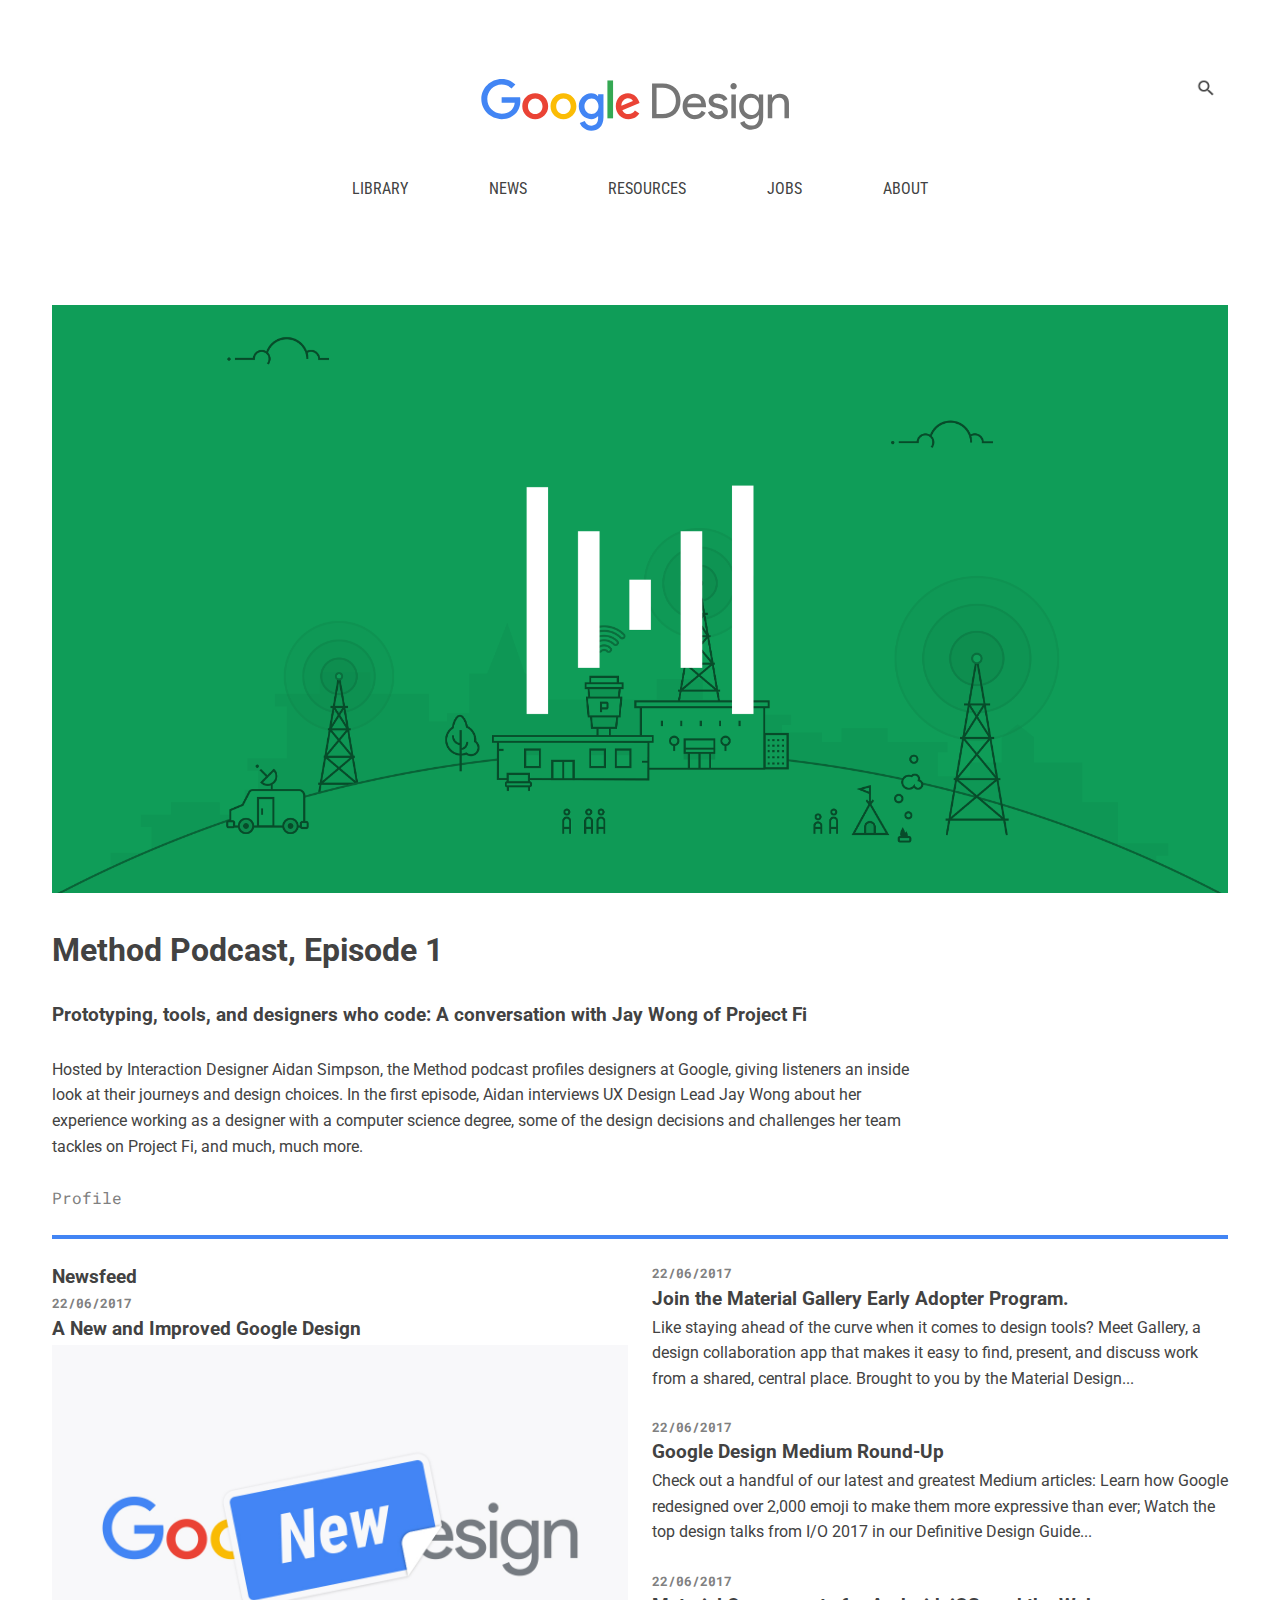
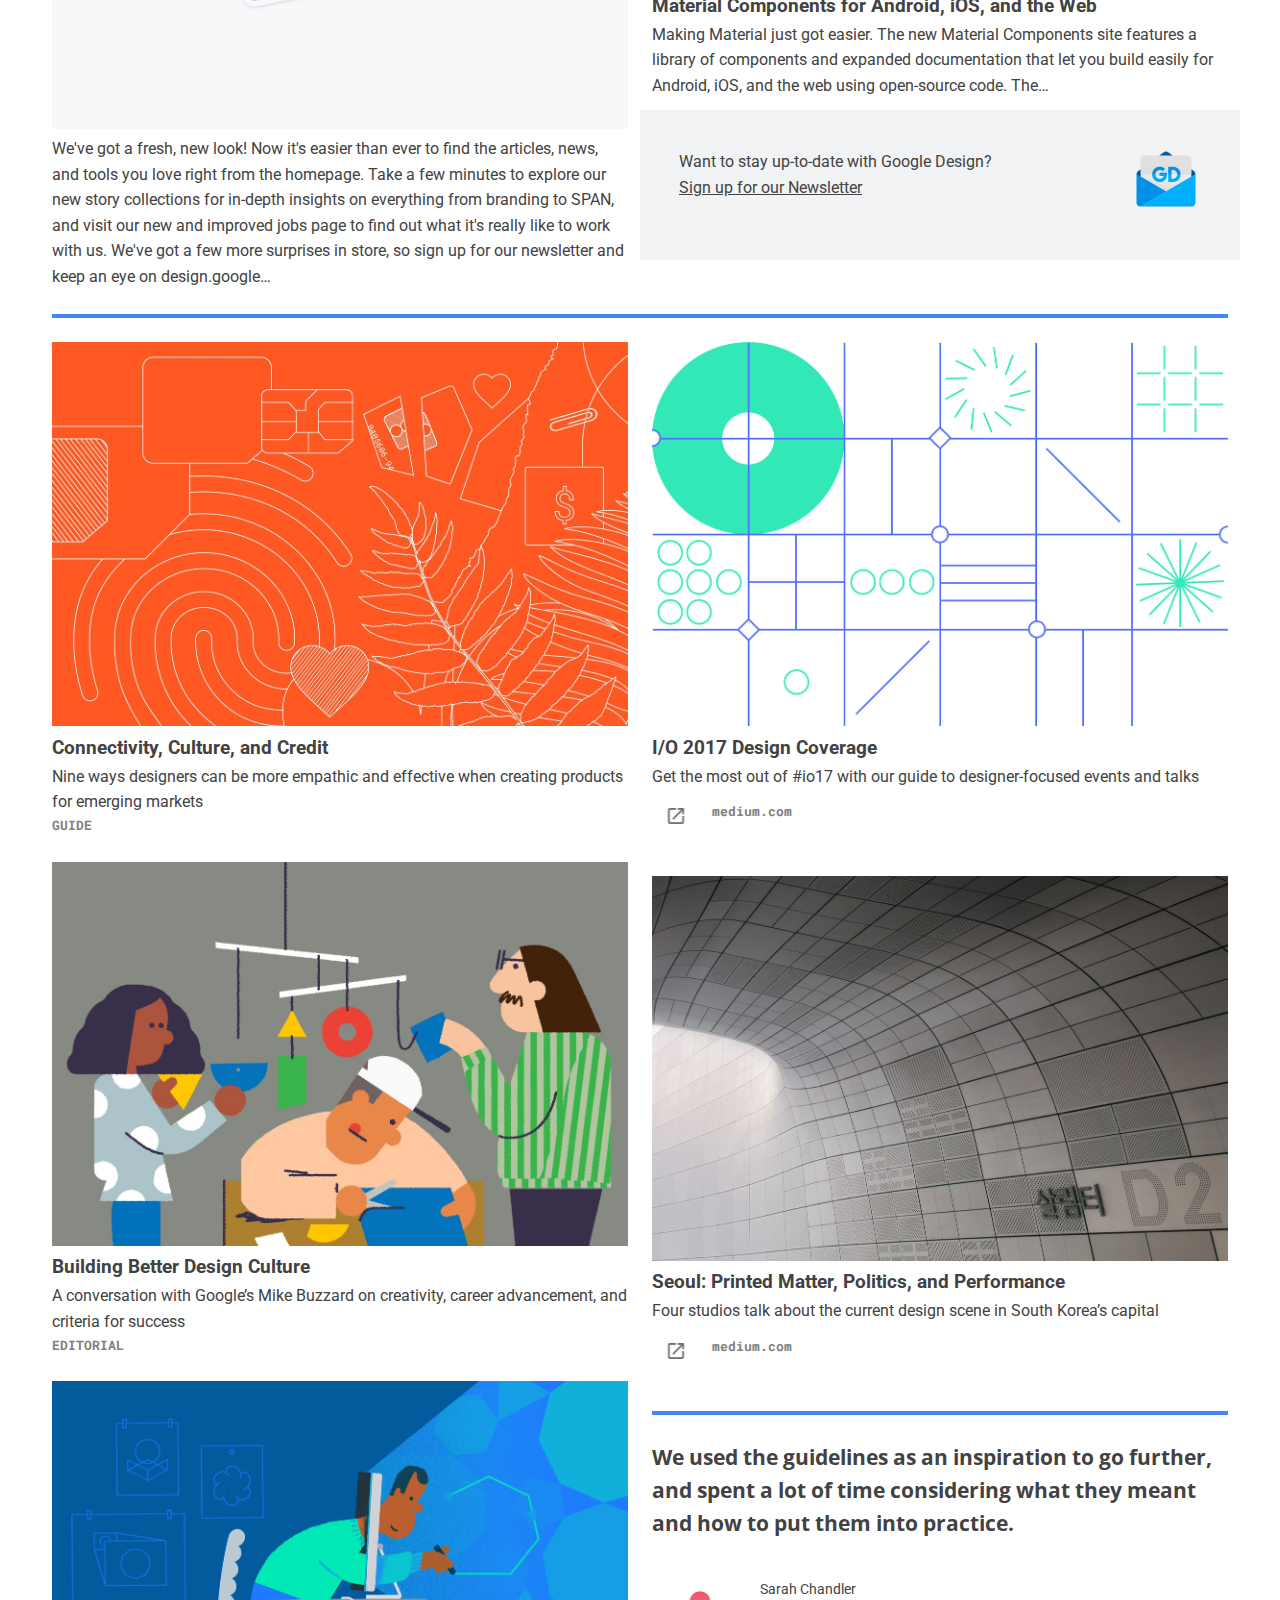
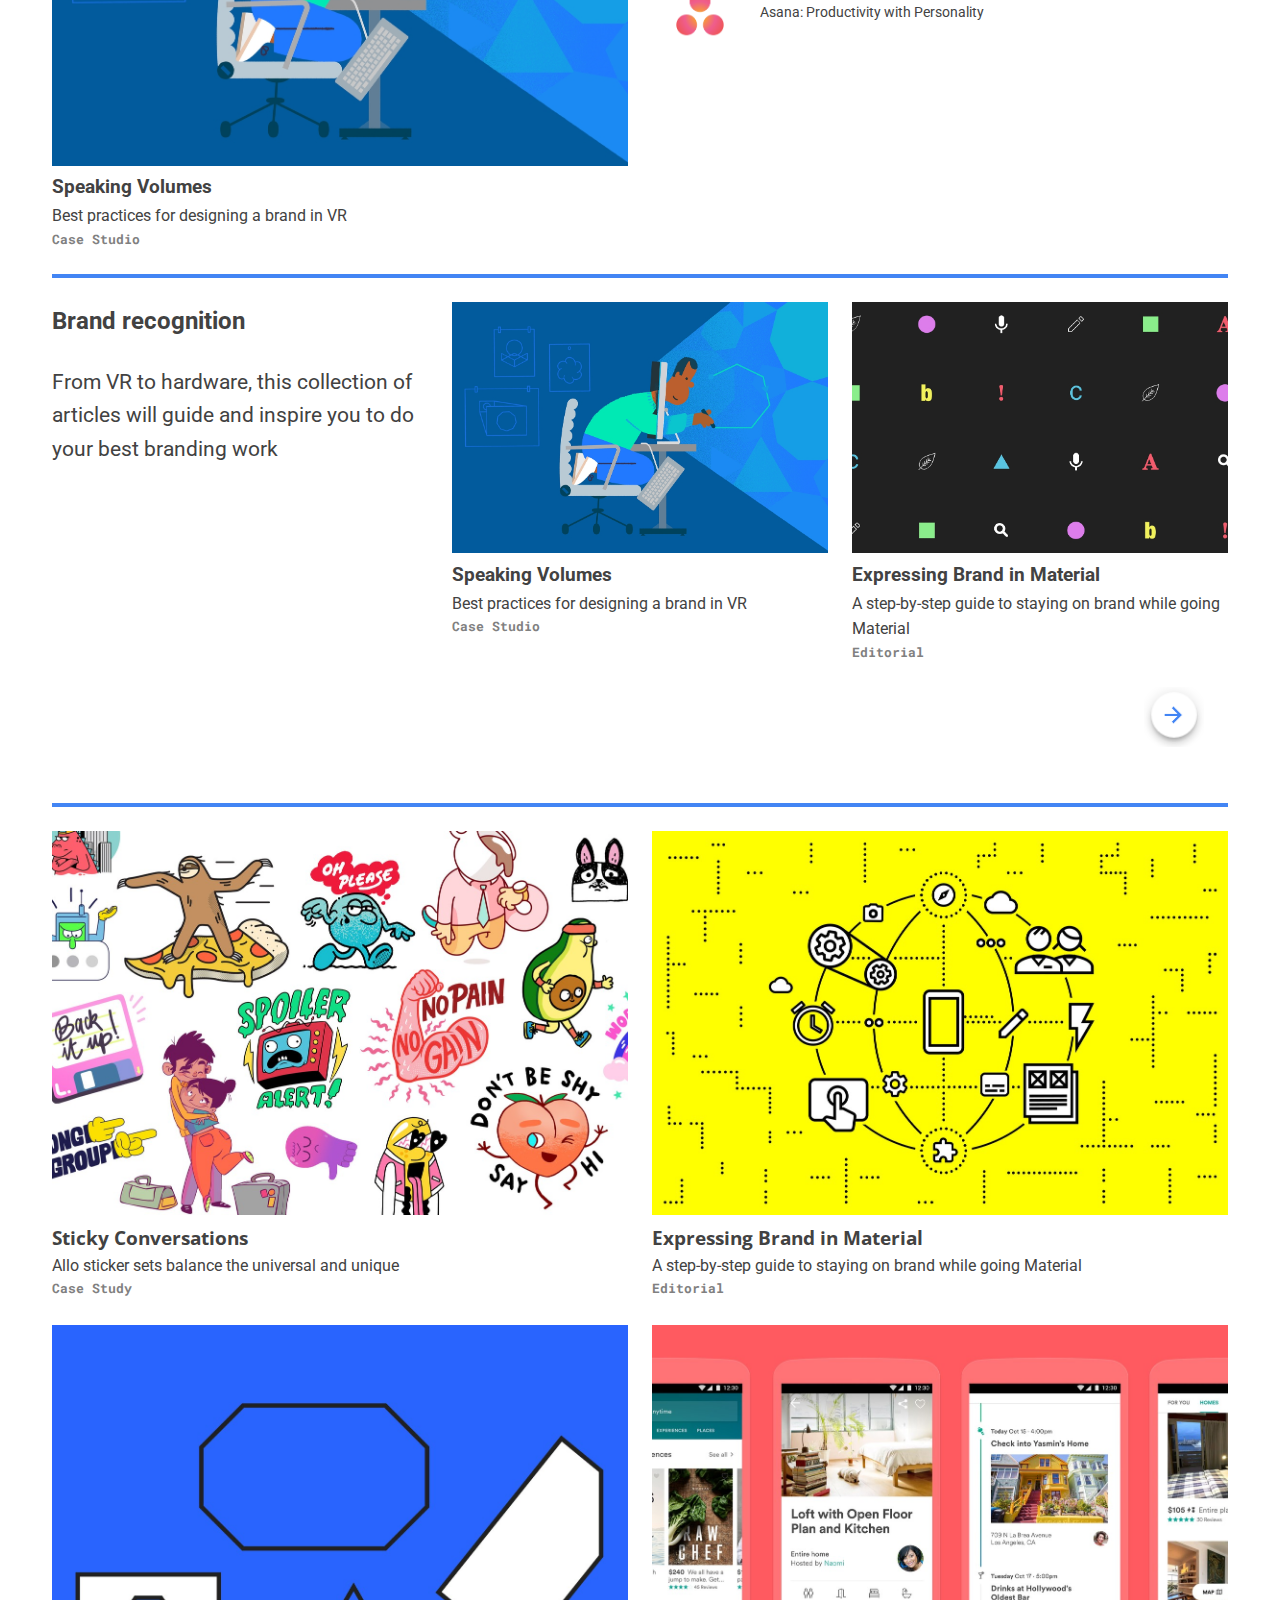
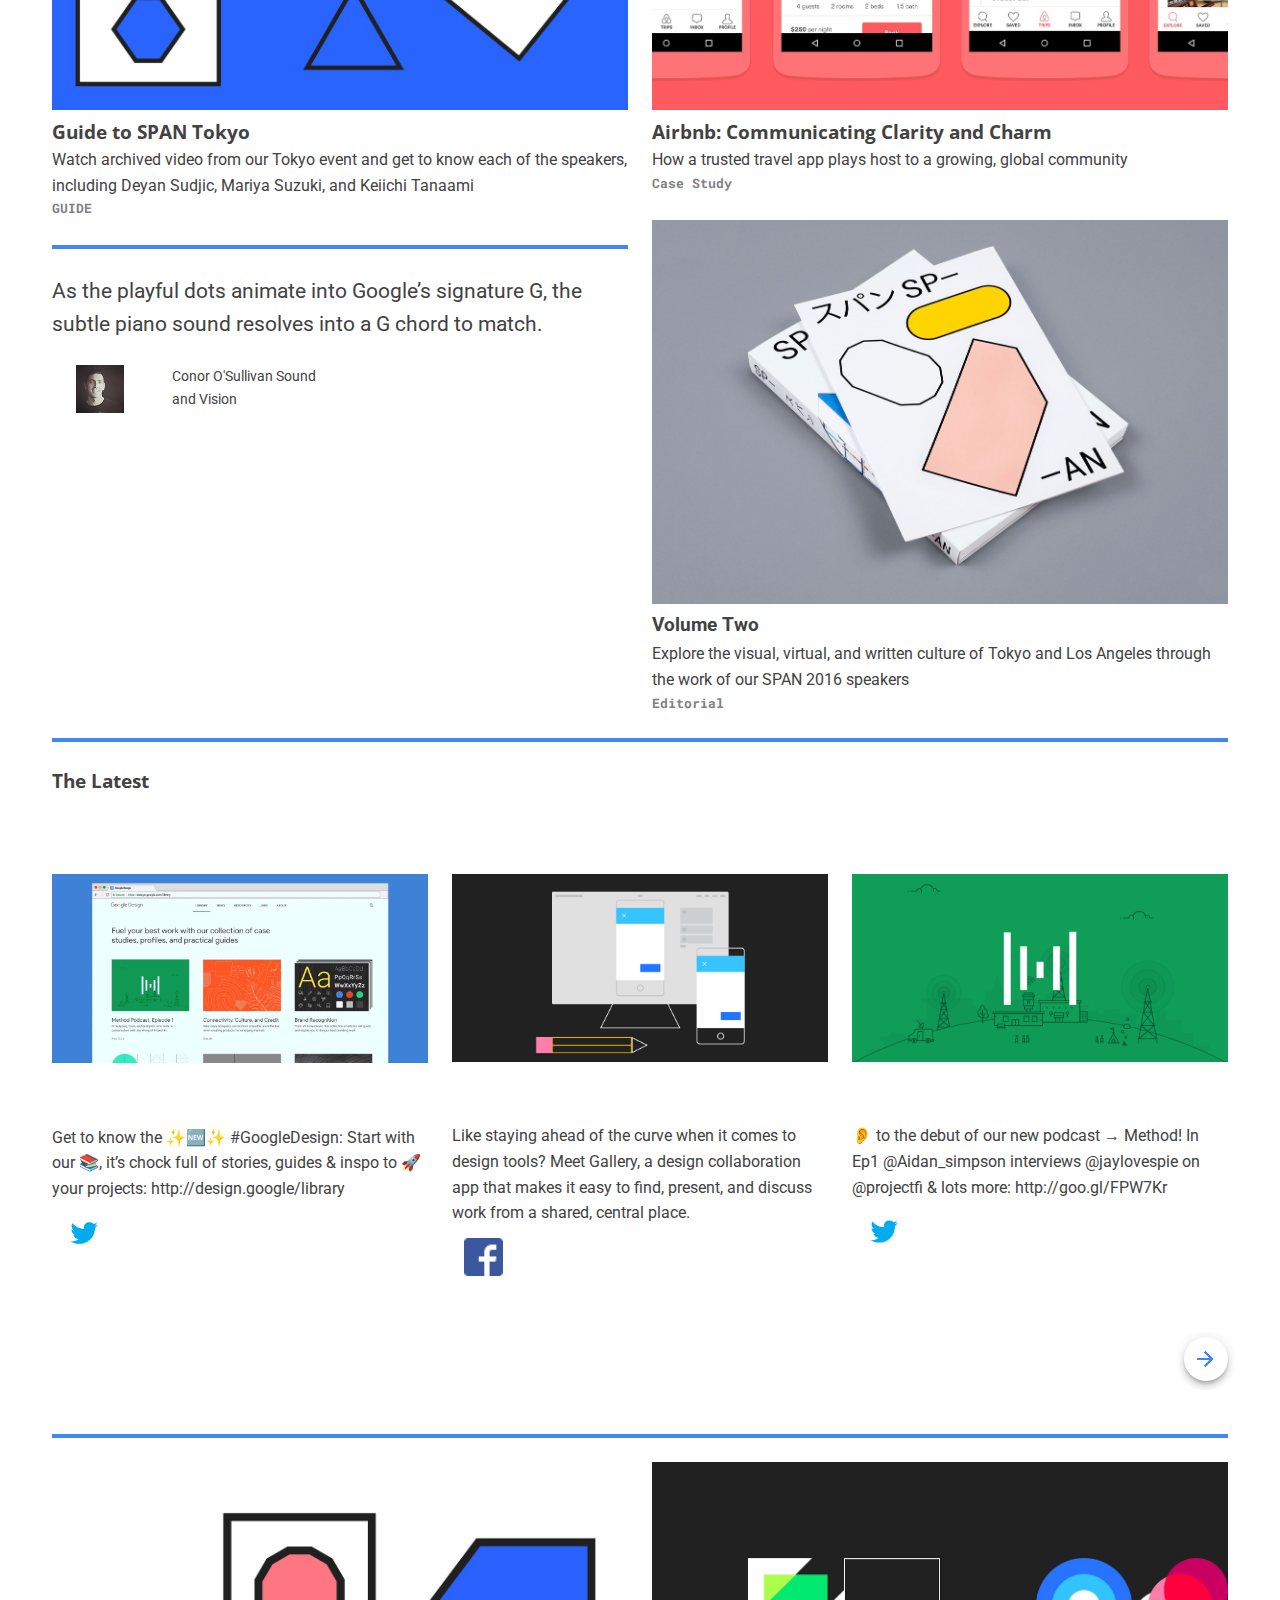
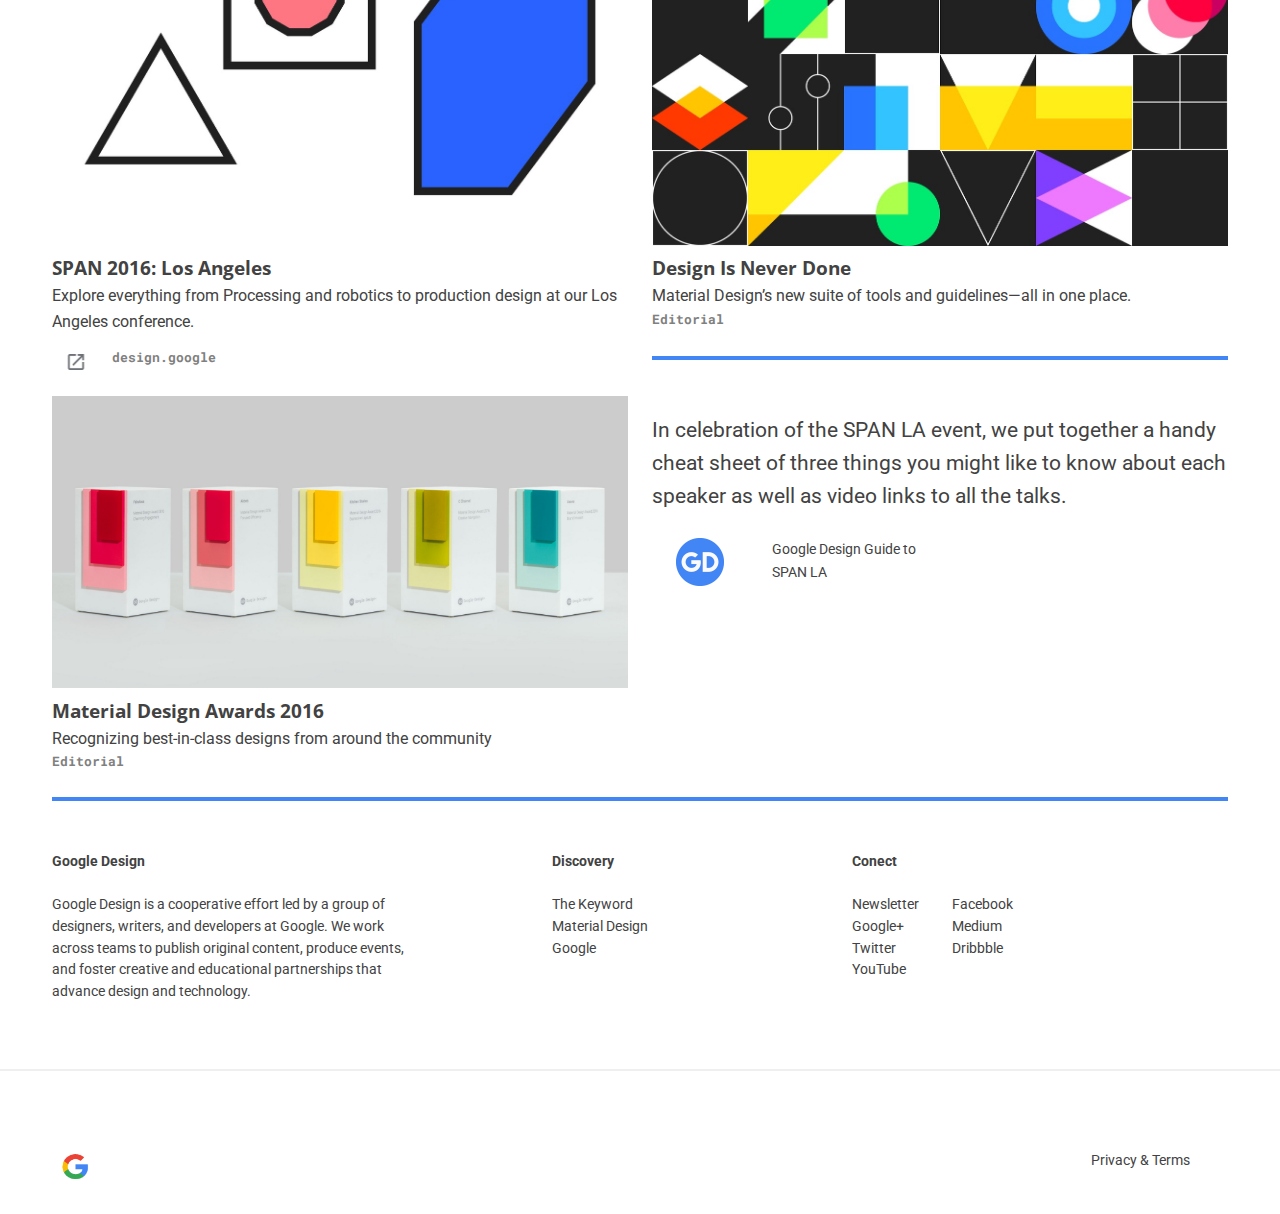
<file: index.html>
<!DOCTYPE html>
<html>
    <head>
        <title>Google Design</title>
    </head>
    <meta charset="utf-8"<meta name="viewport" content="width=device-width, initial-scale=1.0">
	  <link rel="shortcut icon" type="image/x-icon" href="img/GD17_Favicon_192.png">
    <link href="assets/css/style.css" rel="stylesheet" type="text/css"/>
	  <link href="https://fonts.googleapis.com/css?family=Roboto|Roboto+Condensed|Roboto+Mono|Open+Sans:300" rel="stylesheet">
    <body>
		<div class="container">
			<header class="row top">
				<div class="col-12 no-padding">
					<div class="col-11">
						<div class="col-1-offset col-11 center">
							<svg xmlns="http://www.w3.org/2000/svg" width="310" height="54" viewBox="0 0 326 57"><path fill="#757575" d="M181.01 42.6V5.69h11.29c5.64 0 10.16 1.7 13.58 5.1 3.42 3.4 5.13 7.85 5.13 13.35 0 5.53-1.71 9.99-5.13 13.38-3.42 3.39-7.95 5.08-13.58 5.08h-11.29zm4.74-32.38v27.84h6.55c4.3 0 7.68-1.23 10.16-3.69 2.47-2.46 3.71-5.87 3.71-10.23 0-4.33-1.24-7.73-3.71-10.21-2.47-2.47-5.86-3.71-10.16-3.71h-6.55zM226.04 43.42c-3.71 0-6.77-1.27-9.18-3.81s-3.61-5.76-3.61-9.64c0-3.85 1.17-7.05 3.51-9.61 2.34-2.56 5.33-3.84 8.97-3.84 3.75 0 6.73 1.21 8.94 3.63 2.22 2.42 3.32 5.82 3.32 10.18l-.05.52H218.1c.07 2.47.89 4.47 2.47 5.98 1.58 1.51 3.47 2.27 5.67 2.27 3.02 0 5.4-1.51 7.11-4.54l4.23 2.06c-1.13 2.13-2.71 3.8-4.72 5-2 1.2-4.28 1.8-6.82 1.8zm-7.58-16.5h14.49c-.14-1.75-.85-3.2-2.14-4.36-1.29-1.15-3.02-1.73-5.18-1.73-1.79 0-3.32.55-4.61 1.65-1.3 1.11-2.15 2.59-2.56 4.44zM261.02 35.58c0 2.2-.96 4.06-2.89 5.57-1.93 1.51-4.35 2.27-7.27 2.27-2.54 0-4.78-.66-6.7-1.98-1.93-1.32-3.3-3.07-4.12-5.23l4.23-1.8c.62 1.51 1.52 2.69 2.71 3.53 1.19.84 2.48 1.26 3.89 1.26 1.51 0 2.78-.33 3.79-.98 1.01-.65 1.52-1.43 1.52-2.32 0-1.62-1.24-2.8-3.71-3.56l-4.33-1.08c-4.92-1.24-7.37-3.61-7.37-7.11 0-2.3.94-4.15 2.81-5.54 1.87-1.39 4.27-2.09 7.19-2.09 2.23 0 4.25.53 6.06 1.6 1.8 1.07 3.07 2.49 3.79 4.28l-4.23 1.75c-.48-1.06-1.26-1.9-2.35-2.5-1.08-.6-2.29-.9-3.63-.9-1.24 0-2.35.31-3.32.93-.98.62-1.47 1.37-1.47 2.27 0 1.44 1.36 2.47 4.07 3.09l3.81.98c5.01 1.22 7.52 3.75 7.52 7.56zM270.43 8.62c0 .93-.33 1.72-.98 2.37-.65.65-1.44.98-2.37.98-.93 0-1.72-.33-2.37-.98a3.23 3.23 0 0 1-.98-2.37c0-.93.33-1.72.98-2.37a3.23 3.23 0 0 1 2.37-.98c.93 0 1.72.33 2.37.98.66.66.98 1.45.98 2.37zm-.98 8.72V42.6h-4.74V17.34h4.74zM285.59 54.56c-1.41 0-2.73-.18-3.97-.54a12.97 12.97 0 0 1-3.38-1.52c-1.01-.65-1.88-1.43-2.6-2.32a9.814 9.814 0 0 1-1.65-2.99l4.48-1.86a7.16 7.16 0 0 0 2.68 3.56c1.27.89 2.75 1.34 4.43 1.34 2.58 0 4.59-.77 6.03-2.32 1.44-1.55 2.16-3.68 2.16-6.39V39.1h-.21c-.89 1.34-2.11 2.4-3.63 3.17-1.53.77-3.19 1.16-4.97 1.16-3.3 0-6.13-1.29-8.51-3.87-2.34-2.65-3.51-5.84-3.51-9.59s1.17-6.92 3.51-9.54c2.37-2.61 5.21-3.92 8.51-3.92 1.79 0 3.44.39 4.97 1.16 1.53.77 2.74 1.83 3.63 3.17h.21v-3.51h4.54v24.18c0 4.05-1.15 7.23-3.45 9.54-2.33 2.34-5.42 3.51-9.27 3.51zm.15-15.47c2.34 0 4.24-.84 5.72-2.53 1.55-1.68 2.32-3.88 2.32-6.6 0-2.65-.77-4.83-2.32-6.55-1.51-1.72-3.42-2.58-5.72-2.58-2.27 0-4.18.86-5.72 2.58-1.55 1.72-2.32 3.9-2.32 6.55 0 2.68.77 4.86 2.32 6.55 1.55 1.72 3.46 2.58 5.72 2.58zM303.13 17.34h4.54v3.51h.21c.72-1.24 1.83-2.27 3.33-3.09 1.49-.82 3.05-1.24 4.67-1.24 3.09 0 5.47.89 7.14 2.65 1.67 1.77 2.5 4.29 2.5 7.55V42.6h-4.74V27.03c-.1-4.12-2.18-6.19-6.24-6.19-1.89 0-3.47.77-4.74 2.29-1.27 1.53-1.91 3.36-1.91 5.49V42.6h-4.74V17.34z"/><path fill="#4285F4" d="M.79 22.28c0-11.65 9.8-21.14 21.45-21.14 6.44 0 11.03 2.53 14.49 5.83l-4.07 4.07c-2.47-2.32-5.83-4.12-10.41-4.12-8.51 0-15.16 6.86-15.16 15.36 0 8.51 6.65 15.36 15.16 15.36 5.52 0 8.66-2.22 10.67-4.23 1.65-1.65 2.73-4.02 3.14-7.27H22.24v-5.77h19.44c.21 1.03.31 2.27.31 3.61 0 4.33-1.19 9.69-5 13.51-3.71 3.87-8.45 5.93-14.74 5.93C10.59 43.42.79 33.93.79 22.28z"/><path fill="#EA4335" d="M57.69 16.2c-7.53 0-13.66 5.72-13.66 13.61 0 7.84 6.13 13.61 13.66 13.61s13.66-5.77 13.66-13.61c0-7.89-6.14-13.61-13.66-13.61zm0 21.86c-4.12 0-7.68-3.4-7.68-8.25 0-4.9 3.56-8.25 7.68-8.25 4.12 0 7.68 3.35 7.68 8.25 0 4.85-3.56 8.25-7.68 8.25z"/><path fill="#FBBC05" d="M87.49 16.2c-7.53 0-13.66 5.72-13.66 13.61 0 7.84 6.13 13.61 13.66 13.61s13.66-5.77 13.66-13.61c0-7.89-6.13-13.61-13.66-13.61zm0 21.86c-4.12 0-7.68-3.4-7.68-8.25 0-4.9 3.56-8.25 7.68-8.25s7.68 3.35 7.68 8.25c0 4.85-3.56 8.25-7.68 8.25z"/><path fill="#4285F4" d="M124.07 17.03v2.22h-.21c-1.34-1.6-3.92-3.04-7.17-3.04-6.8 0-13.04 5.98-13.04 13.66 0 7.63 6.24 13.56 13.04 13.56 3.25 0 5.83-1.44 7.17-3.09h.21v1.96c0 5.21-2.78 7.99-7.27 7.99-3.66 0-5.93-2.63-6.86-4.85l-5.21 2.17c1.49 3.61 5.46 8.04 12.06 8.04 7.01 0 12.94-4.12 12.94-14.18V17.03h-5.66zm-6.86 21.03c-4.12 0-7.58-3.45-7.58-8.2 0-4.79 3.45-8.3 7.58-8.3 4.07 0 7.27 3.51 7.27 8.3 0 4.75-3.19 8.2-7.27 8.2z"/><path fill="#34A853" d="M133.87 2.59h5.98v40h-5.98z"/><path fill="#EA4335" d="M156.24 38.06c-3.04 0-5.21-1.39-6.6-4.12l18.2-7.53-.62-1.55c-1.13-3.04-4.59-8.66-11.65-8.66-7.01 0-12.84 5.52-12.84 13.61 0 7.63 5.77 13.61 13.51 13.61 6.24 0 9.85-3.81 11.34-6.03l-4.64-3.09c-1.55 2.26-3.66 3.76-6.7 3.76zm-.46-16.6c2.37 0 4.38 1.19 5.05 2.89l-12.17 5.05c-.15-5.26 4.07-7.94 7.12-7.94z"/><path fill="none" d="M.5 1.11h167.54v54.77H.5z"/></svg>
						</div>
					</div>
					<div class="col-1">
						<div class="right">
							<img src="img/search-icon.png" alt="" width="20" height="22">
						</div>
					</div>
				</div>
				<div class="row">
					<div class="col-12">
						<ul class="horizontal list-none center">
							<li>LIBRARY</li>
							<li>NEWS</li>
							<li>RESOURCES</li>
							<li>JOBS</li>
							<li>ABOUT</li>
						</ul>
					</div>
				</div>
			</header>
      <br>
      <div class="row">
        <div class="col-12 image-fifty top">
          <img src="img/Method.png" alt="Method"/>
        </div>
        <div class="col-9">
          <h1>Method Podcast, Episode 1</h1><br>
          <h3>Prototyping, tools, and designers who code: A conversation with Jay Wong of Project Fi</h3><br>
          <p>Hosted by Interaction Designer Aidan Simpson, the Method podcast profiles designers at Google, giving listeners an inside look at their journeys and design choices. In the first episode, Aidan interviews UX Design Lead Jay Wong about her experience working as a designer with a computer science degree, some of the design decisions and challenges her team tackles on Project Fi, and much, much more.</p><br>
          <span class="mono-font">Profile</span>
        </div>
        <div class="col-12">
          <hr>
        </div>
      </div>
      <div class="row">
        <div class="col-6 image-fifty">
          <h3>Newsfeed</h3>
          <h5 class="mono-font">22/06/2017</h5>
          <h3 class="roboto">
						A New and Improved Google Design
					</h3>
					<img src="img/GoogleDesign.jpg" alt="Google"/>
					<p>
						We've got a fresh, new look! Now it's easier than ever to find the articles, news, and tools you love right from the homepage. Take a few minutes to explore our new story collections for in-depth insights on everything from branding to SPAN, and visit our new and improved jobs page to find out what it's really like to work with us. We've got a few more surprises in store, so sign up for our newsletter and keep an eye on design.google…
					</p>
        </div>
				<div class="col-6">
					<h5 class="mono-font">22/06/2017</h5>
          <h3 class="roboto">
						Join the Material Gallery Early Adopter Program.
					</h3>
					<p>
						Like staying ahead of the curve when it comes to design tools? Meet Gallery, a design collaboration app that makes it easy to find, present, and discuss work from a shared, central place. Brought to you by the Material Design...
					</p><br>
					<h5 class="mono-font">22/06/2017</h5>
          <h3 class="roboto">
						Google Design Medium Round-Up
					</h3>
					<p>
						Check out a handful of our latest and greatest Medium articles: Learn how Google redesigned over 2,000 emoji to make them more expressive than ever; Watch the top design talks from I/O 2017 in our Definitive Design Guide...
					</p><br>
					<h5 class="mono-font">22/06/2017</h5>
          <h3 class="roboto">
						Material Components for Android, iOS, and the Web
					</h3>
					<p>
						Making Material just got easier. The new Material Components site features a library of components and expanded documentation that let you build easily for Android, iOS, and the web using open-source code. The…
					</p>
				</div>
				<div class="col-6 box-text">
					<div class="col-10">
						<p>
							Want to stay up-to-date with Google Design?
						</p>
						<a href="https://services.google.com/fb/forms/google-design-updates/">
							Sign up for our Newsletter
						</a>
					</div>
					<div class="col-1">
						<img src="img/gdlogo.png" alt="">
					</div>
				</div>
				<div class="col-12">
          <hr>
        </div>
      </div>
				<div class="col-6 image-fifty">
					<img src="img/connectivity.jpg" alt="Google"/>
          <h3 class="roboto">
						Connectivity, Culture, and Credit
					</h3>
					<p>
						Nine ways designers can be more empathic and effective when creating products for emerging markets
					</p>
					<h5 class="mono-font">GUIDE</h5>
					<br>
					<img src="img/building.jpg" alt="Google"/>
          <h3 class="roboto">
						Building Better Design Culture
					</h3>
					<p>
						A conversation with Google’s Mike Buzzard on creativity, career advancement, and criteria for success
					</p>
					<h5 class="mono-font">EDITORIAL</h5>
					<br>
					<img src="img/daydream.jpg" alt="Google"/>
          <h3 class="roboto">
						Speaking Volumes
					</h3>
					<p>
						Best practices for designing a brand in VR
					</p>
					<h5 class="mono-font">Case Studio</h5>
				</div>
				<div class="col-6 image-fifty">	
					<img src="img/170612_IO.png" alt="Google"/>
          <h3 class="roboto">
						I/O 2017 Design Coverage
					</h3>
					<p>
						Get the most out of #io17 with our guide to designer-focused events and talks
					</p>
					<div class="row">
						<div class="col-1 medium">
							<img src="img/icon-redirection.png" alt="got to" width="5">
						</div>
						<div class="col-2">	
							<h5 class="mono-font">
								medium.com
							</h5>
						</div>
					</div>
				<br>
					<img src="img/agi_3x2.jpg" alt="Google"/>
          <h3 class="roboto">
						Seoul: Printed Matter, Politics, and Performance
					</h3>
					<p>
						Four studios talk about the current design scene in South Korea’s capital
					</p>
					<div class="row">
						<div class="col-1 medium">
							<img src="img/icon-redirection.png" alt="got to">
						</div>
						<div class="col-2">	
							<h5 class="mono-font">
								medium.com
							</h5>
						</div>
					</div>
					<br>
					<hr>
					<br>
					<h3 class="sans medium-font-size">
						We used the guidelines as an inspiration to go further, and spent a lot of time considering what they meant and how to put them into practice.
					</h3><br>
					<div class="row">
						<div class="col-2 medium">
							<div class="col-12">	
								<img src="img/asana_mEkIk1i.jpg" alt="asana">
							</div>
						</div>
						<div class="col-6 small-font-size">	
							<p>Sarah Chandler</p>
							<p>Asana: Productivity with Personality</p>
						</div>
					</div>
				</div>
				<div class="col-12">
      		<hr>
      	</div>
				<!--Section-->
				<div class="row">
					<div class="col-4">
						<h2>Brand recognition</h2>
						<br>
						<p class="medium-font-size">
							From VR to hardware, this collection of articles will guide and inspire you to do your best branding work
						</p>
					</div>
					<div class="col-4 image-fifty">
						<img src="img/daydream.jpg" alt="Google"/>
          	<h3 class="roboto">Speaking Volumes</h3>
						<p>
							Best practices for designing a brand in VR
						</p>
						<h5 class="mono-font">Case Studio</h5>
					</div>
					<div class="col-4 image-fifty">
						<img src="img/expressing.jpg" alt="Google"/>
          	<h3 class="roboto">Expressing Brand in Material</h3>
						<p>
							A step-by-step guide to staying on brand while going Material
						</p>
						<h5 class="mono-font">Editorial</h5>
						<div class="col-8-offset col-4">
							<div class="col-2-offset col-10">
								<img src="img/arrow.png" alt="">
							</div>
						</div>
					</div>
						<div class="col-12">
							<hr>
						</div>
				</div>
				<!--Section-->
					<div class="row">
						<div class="col-6 image-fifty">
							<img src="img/sticky.jpg" alt="">
							<h3 class="sans">Sticky Conversations</h3>
							<p>
								Allo sticker sets balance the universal and unique
							</p>
							<h5 class="mono-font">Case Study</h5>
							<br>
							<img src="img/tokyo.jpg" alt="">
							<h3 class="sans">Guide to SPAN Tokyo</h3>
							<p>
								Watch archived video from our Tokyo event and get to know each of the speakers, including Deyan Sudjic, Mariya Suzuki, and Keiichi Tanaami
							</p>
							<h5 class="mono-font">GUIDE</h5>
							<br>
							<hr>
							<br>
							<p class="medium-font-size">
								As the playful dots animate into Google’s signature G, the subtle piano sound resolves into a G chord to match.
							</p>
							<div class="col-2">
								<div class="col-12">
									<img src="img/conor-o-sullivan.png" alt="">
								</div>
							</div>
							<div class="col-4">
								<div class="col-12">
									<p class="small-font-size">
										Conor O'Sullivan
										Sound and Vision
									</p>
								</div>
							</div>
						</div>
						<div class="col-6 image-fifty">
							<img src="img/digital.jpg" alt="">
							<h3 class="sans">Expressing Brand in Material</h3>
							<p>
								A step-by-step guide to staying on brand while going Material
							</p>
							<h5 class="mono-font">Editorial</h5>
							<br>
							<img src="img/airbnb.jpg" alt="">
							<h3 class="sans">Airbnb: Communicating Clarity and Charm</h3>
							<p>
								How a trusted travel app plays host to a growing, global community
							</p>
							<h5 class="mono-font">Case Study</h5>
							<br>
							<img src="img/volume_two.jpg" alt="">
							<h3>
								Volume Two
							</h3>
							<p>
								Explore the visual, virtual, and written culture of Tokyo and Los Angeles through the work of our SPAN 2016 speakers
							</p>
							<h5 class="mono-font">Editorial</h5>
						</div>
						<div class="col-12">
							<hr>
						</div>
					</div><!--Fin row section-->
					<div class="row">
						<div class="col-12">
							<h3 class="sans">The Latest</h3>
						</div>
						<div class="col-4 image-fifty">
							<img class="top" src="img/library_scroll.jpg" alt="">
							<p class="top">
								Get to know the ✨🆕✨ #GoogleDesign: Start with our 📚, it’s chock full of stories, guides & inspo to 🚀 your projects: http://design.google/library
							</p>
							<div class="col-2 image-fifty">
								<img src="img/dezeen_twitter-bird.gif" alt="">
							</div>
						</div>
						<div class="col-4 image-fifty">
							<img class="top" src="img/gallery_present_2to1.png" alt="">
							<p class="top">
								Like staying ahead of the curve when it comes to design tools? Meet Gallery, a design collaboration app that makes it easy to find, present, and discuss work from a shared, central place.
							</p>
							<div class="col-2 image-fifty">
								<img src="img/fb.png" alt="">
							</div>
						</div>
						<div class="col-4 image-fifty">
							<img class="top" src="img/Method.png" alt="">
							<p class="top">
								👂 to the debut of our new podcast → Method! In Ep1 @Aidan_simpson interviews @jaylovespie on @projectfi & lots more: http://goo.gl/FPW7Kr
							</p>
							<div class="col-2 image-fifty">
								<img src="img/dezeen_twitter-bird.gif" alt="">
							</div>
						</div>
						<div class="col-11-offset col-1">
							<div class="col-2-offset col-10">
								<img src="img/arrow.png" alt="">
							</div>
						</div>
					</div>
						<div class="col-12">
							<hr>
						</div>
					<div class="row">
						<div class="col-6 image-fifty">
							<img src="img/span.jpg" alt="">
							<h3 class="sans">SPAN 2016: Los Angeles</h3>
							<p>
								Explore everything from Processing and robotics to production design at our Los Angeles conference.
							</p>
							<div class="col-1 medium">
								<img src="img/icon-redirection.png" alt="got to" width="5">
							</div>
							<div class="col-2">	
								<h5 class="mono-font">
									design.google
								</h5>
							</div>
							<img src="img/awards.png" alt="">
							<h3 class="sans">Material Design Awards 2016</h3>
							<p>
								Recognizing best-in-class designs from around the community
							</p>
							<h5 class="mono-font">
								Editorial
							</h5>
						</div>
						<div class="col-6 image-fifty">
							<img src="img/design_is_never_done.jpg" alt="">
							<h3 class="sans">Design Is Never Done</h3>
							<p>
								Material Design’s new suite of tools and guidelines—all in one place.
							</p>
							<h5 class="mono-font">Editorial</h5>
							<br>
							<hr>
							<p class="medium-font-size top">
								In celebration of the SPAN LA event, we put together a handy cheat sheet of three things you might like to know about each speaker as well as video links to all the talks.
							</p>
							<div class="col-2">
								<div class="col-12">
									<img src="img/GD17_Favicon_192.png" alt="">
								</div>
							</div>
							<div class="col-4">
								<div class="col-12">
									<p class="small-font-size">
										Google Design
										Guide to SPAN LA
									</p>
								</div>
							</div>
						</div>
					</div>
					<div class="col-12">
						<hr>
					</div>
					<footer class="row mini-font-size top list none">
						<div class="col-4">
							<p><strong>Google Design</strong></p>
							<br>	
							<p>
								Google Design is a cooperative effort led by a group of designers, writers, and developers at Google. We work across teams to publish original content, produce events, and foster creative and educational partnerships that advance design and technology.
							</p>
						</div>
						<div class="col-1-offset col-2">
							<ul>
								<li><strong>Discovery</strong></li><br>
								<li>The Keyword</li>
								<li>Material Design</li>
								<li>Google</li>

							</ul>
						</div>
						<div class="col-1-offset col-1">
							<ul>
								<li><strong>Conect</strong></li><br>
								<li>Newsletter</li>
								<li>Google+</li>
								<li>Twitter</li>
								<li>YouTube</li>
							</ul>						
						</div>
						<div class="col-1">
							<ul>
								<br><br>
								<li>Facebook</li>
								<li>Medium</li>
								<li>Dribbble</li>
							</ul>
						</div>
					</footer>
				</div><!--Fin section-->
			<hr class="top special-hr">
			<div class="row top">
				<div class="col-1 image-fifty">
					<div class="col-5-offset col-8">
						<img src="img/google-ss.png" alt="google">
					</div>
				</div>
				<div class="col-9-offset col-2 small-font-size">
					<div class="col-12">	
						<p>Privacy & Terms</p>
					</div>
				</div>
			</div>
    </body>
</html>
</file>
<file: assets/css/style.css>
* {
  box-sizing: border-box;
  margin: 0;
  padding: 0;
  font-family: "Roboto", sans-serif;
  color: #424242;
  line-height: 1.6; }

.container {
  width: 100%;
  max-width: 1200px;
  margin: 0px auto; }

.row:before, .row:after {
  content: "";
  display: table; }
.row:after {
  clear: both; }

[class*="col-"] {
  min-height: 7px;
  padding: 12px;
  float: left; }

.col-1 {
  width: 8.33333%; }

.col-2 {
  width: 16.66667%; }

.col-3 {
  width: 25%; }

.col-4 {
  width: 33.33333%; }

.col-5 {
  width: 41.66667%; }

.col-6 {
  width: 50%; }

.col-7 {
  width: 58.33333%; }

.col-8 {
  width: 66.66667%; }

.col-9 {
  width: 75%; }

.col-10 {
  width: 83.33333%; }

.col-11 {
  width: 91.66667%; }

.col-12 {
  width: 100%; }

.col-1-offset {
  margin-left: 8.33333%; }

.col-2-offset {
  margin-left: 16.66667%; }

.col-3-offset {
  margin-left: 25%; }

.col-4-offset {
  margin-left: 33.33333%; }

.col-5-offset {
  margin-left: 41.66667%; }

.col-6-offset {
  margin-left: 50%; }

.col-7-offset {
  margin-left: 58.33333%; }

.col-8-offset {
  margin-left: 66.66667%; }

.col-9-offset {
  margin-left: 75%; }

.col-10-offset {
  margin-left: 83.33333%; }

.col-11-offset {
  margin-left: 91.66667%; }

.col-12-offset {
  margin-left: 100%; }

.grey {
  color: grey; }

.top {
  margin-top: 6vh; }

.center {
  text-align: center; }

.right {
  text-align: right; }

.roboto {
  font-family: "Roboto", sans-serif; }

.sans {
  font-family: "Open Sans", sans-serif; }

.mono-font {
  font-family: "Roboto Mono", monospace;
  color: grey; }

.small-font-size {
  font-size: .9em; }

.medium-font-size {
  font-size: 1.3em; }

.image-fifty img {
  width: 100%; }

hr {
  border: 2px solid #4285F4; }

.special-hr {
  border: 1.5px solid #EFEFEF; }

.box-text {
  background-color: #F1F3F4;
  padding: 3vh; }

.list-none {
  list-style: none; }
  .list-none li {
    padding-left: 4.5vh;
    padding-right: 4.5vh;
    padding-top: 0;
    font-family: "Roboto Condensed", sans-serif;
    margin: 0; }

.horizontal {
  display: flex;
  flex-direction: row;
  justify-content: center; }

.no-padding div div {
  padding: 0; }

footer div {
  font-size: .85em; }

ul li {
  list-style: none; }

/*# sourceMappingURL=style.css.map */
</file>
